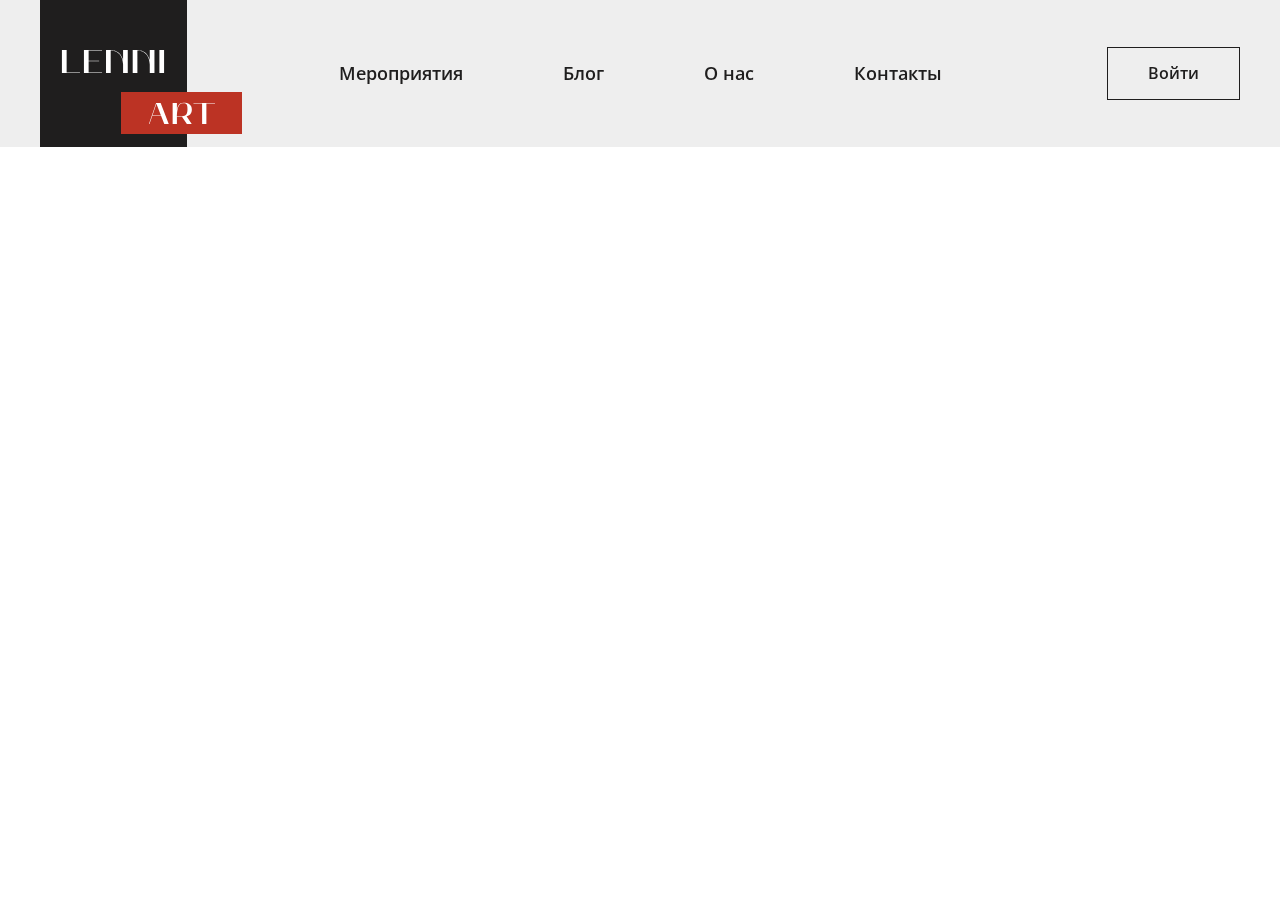
<file: index.html>
<!DOCTYPE html>
<html lang="ru">  
    <head>
        <meta charset="UTF-8"  />
        <meta name="viewport" content="width=device-width">
        <title> Lenni art </title>
        <link rel="stylesheet" href = "styles\styles.css">
        <link rel="preconnect" href="https://fonts.googleapis.com">
        <link rel="preconnect" href="https://fonts.gstatic.com" crossorigin>
        <link href="https://fonts.googleapis.com/css2?family=Open+Sans:ital,wght@0,300..800;1,300..800&display=swap" rel="stylesheet">
        </head>
        <body>
            <body class = "body">
                <header class = "page-header"> 
                <div class="page-header__container">
                    <a href = "#" class = "page-header__logo">
                    <img src = "assets/logo.svg" class = "page-header__logo-icon" alt = "logo"/>
                    </a>
                    <nav class = "page-header__nav">
                        <a href="#" class="page-header__nav-link">Мероприятия</a>
                        <a href="#" class="page-header__nav-link">Блог</a>
                        <a href="#" class="page-header__nav-link">О нас</a>
                        <a href="#" class="page-header__nav-link">Контакты</a>
                    </nav>
                    
                
                <div class="page-header__right-block">
                    <a href = "#" class ="page-header__btn btn">Войти</a>
                    <!-- <a href = "#" class ="page-header__name">Александр С.</a>
                    <a href = "#" class ="page-header__logout">
                        <svg>
        
                        </svg>
                    </a> -->
                </div>
                </div>  
                </header>
        
                <main class = "main"> 
                </main>
        
                <footer class = "page-footer">
                    
                </footer>
        </body>
</html>
</file>
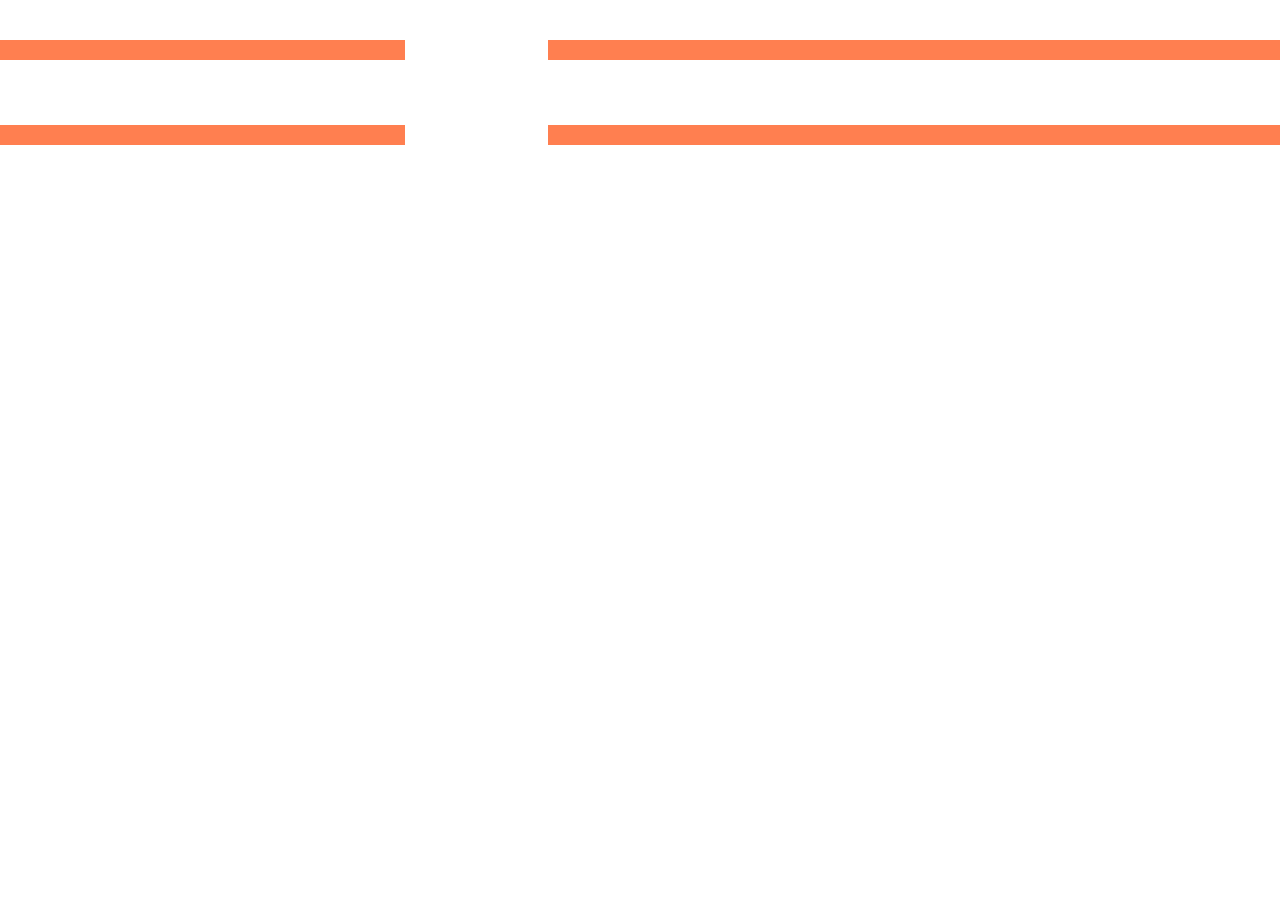
<file: event.html>
<!DOCTYPE html>
<html lang="ru">
    <head>
        <meta charset="UTF-8" />
        <meta name="viewport" content="width=device-width">
        <title> Lenni art </title>
        <link rel="stylesheet" href = "styles\styles.css">
        <link rel="preconnect" href="https://fonts.googleapis.com">
        <link rel="preconnect" href="https://fonts.gstatic.com" crossorigin>
        <link href="https://fonts.googleapis.com/css2?family=Open+Sans:ital,wght@0,300..800;1,300..800&display=swap" rel="stylesheet">
    </head>
    <body class = "body">
        <main class = "main"> 
        <article class="event">
            <form class="reserve">
                <div class="reserve__checkbox">

                </div>
                <div class="reserve__scheme">

                </div>
                <div class="reserve__order">

                </div>
                <div class="reserve__legend">

                </div>
            </form>
        </article>
        </main>

        <footer class = "page-footer">
        </footer>
    </body>
</html>
</file>
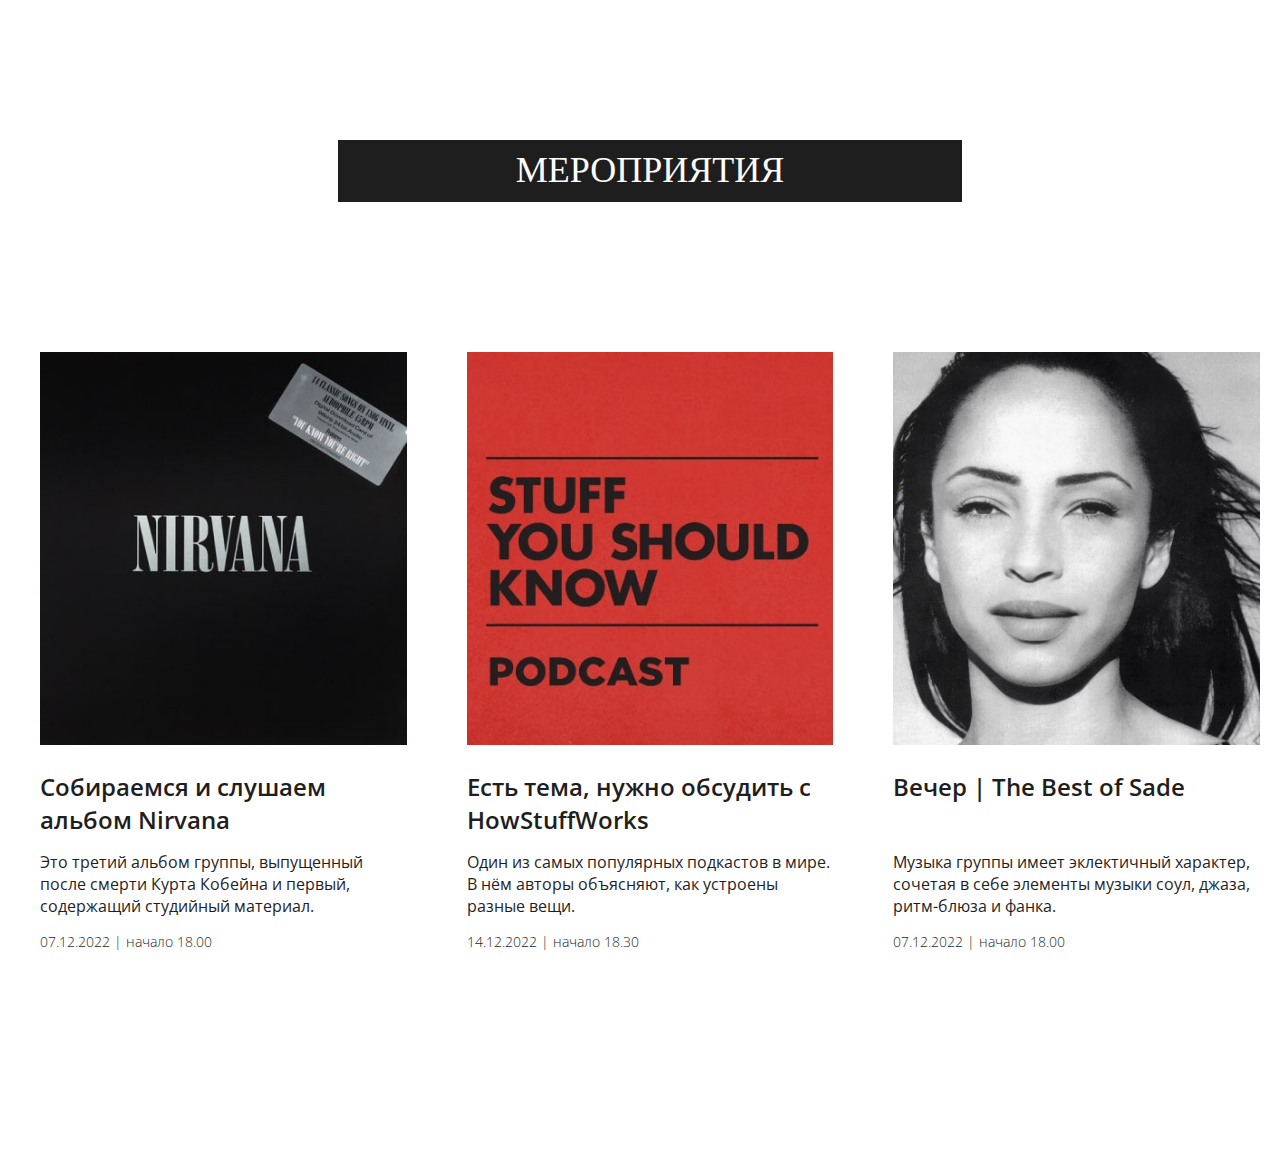
<file: events.html>
<!DOCTYPE html>
<html lang="ru">
    <head>
        <meta charset="UTF-8" />
        <meta name="viewport" content="width=device-width">
        <title> Lenni art </title>
        <link rel="stylesheet" href = "styles\styles.css">
        <link rel="preconnect" href="https://fonts.googleapis.com">
        <link rel="preconnect" href="https://fonts.gstatic.com" crossorigin>
        <link href="https://fonts.googleapis.com/css2?family=Open+Sans:ital,wght@0,300..800;1,300..800&display=swap" rel="stylesheet">
    </head>
    <body class = "body">
        <main class = "main"> 
            <div class="events">

                <section class="listing events__listing">
                  <h2 class="listing__title section-title">Мероприятия</h2>
          
                  <div class="listing__events-list">
          
                    <article class="event-card listing__event-card">
                      <a href="#" class="event-card__link">
                        <picture class="event-card__picture">
                          <img class="event-card__img" src="assets/nirvana.jpeg" alt="nirvana" />
                            </picture>
                            <h4 class="event-card__title">
                                Собираемся и слушаем альбом Nirvana
                            </h4>
                            <p class="event-card__description">
                                Это третий альбом группы, выпущенный после смерти Курта Кобейна и первый, содержащий студийный материал.
                            </p>
                            <time datetime="2022-12-07T18:00" class="event-card__time">
                                07.12.2022 | начало 18.00
                            </time>
                        </a>
                    </article>

                    <article class="event-card listing__event-card">
                        <a href="#" class="event-card__link">
                            <picture class="event-card__picture">
                                <img class="event-card__img" src="assets/stuff.jpeg" alt="podcast" />
                            </picture>
                            <h4 class="event-card__title">
                                Есть тема, нужно обсудить с HowStuffWorks
                            </h4>
                            <p class="event-card__description">
                                Один из самых популярных подкастов в мире. В нём авторы объясняют, как устроены разные вещи.
                            </p>
                            <time datetime="2022-12-07T18:00" class="event-card__time">
                                14.12.2022 | начало 18.30
                            </time>
                        </a>
                    </article>

                    <article class="event-card listing__event-card">
                        <a href="#" class="event-card__link">
                            <picture class="event-card__picture">
                                <img class="event-card__img" src="assets/Sade.jpg" alt="Sade" />
                            </picture>
                            <h4 class="event-card__title">
                                Вечер | The Best of Sade
                            </h4>
                            <p class="event-card__description">
                                Музыка группы имеет эклектичный характер, сочетая в себе элементы музыки соул, джаза,
                                ритм-блюза и фанка.
                            </p>
                            <time datetime="2022-12-07T18:00" class="event-card__time">
                                07.12.2022 | начало 18.00
                            </time>
                        </a>
                    </article>
                </div>
            </section>
        </div>
        </main>

        <footer class = "page-footer">
        </footer>
    </body>
</html>
</file>
